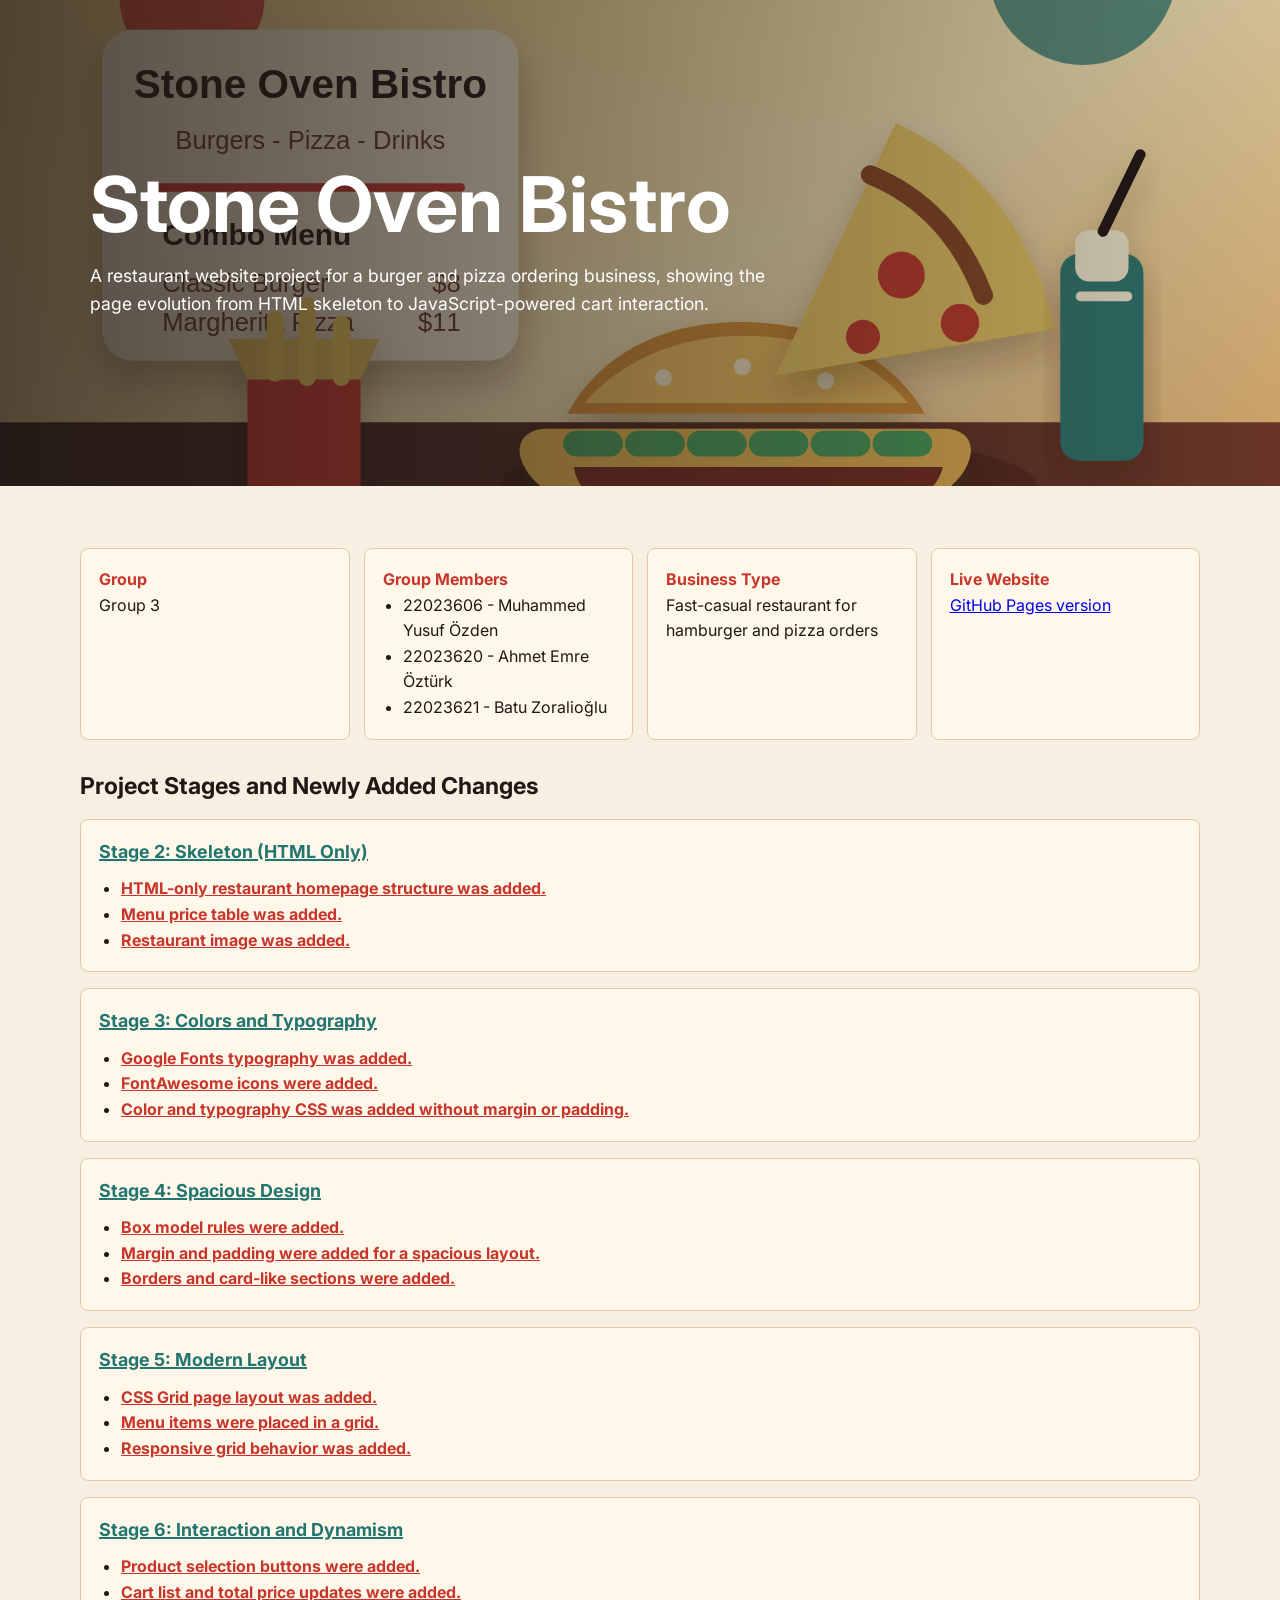
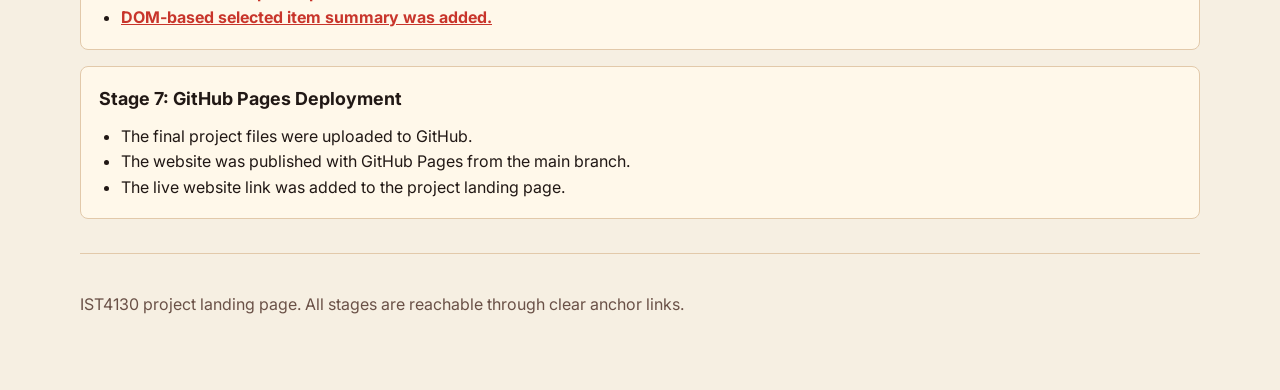
<file: index.html>
<!DOCTYPE html>
<html lang="en">
<head>
  <meta charset="UTF-8">
  <meta name="viewport" content="width=device-width, initial-scale=1.0">
  <title>Stone Oven Bistro Project Landing Page</title>
  <link rel="preconnect" href="https://fonts.googleapis.com">
  <link rel="preconnect" href="https://fonts.gstatic.com" crossorigin>
  <link href="https://fonts.googleapis.com/css2?family=Inter:wght@400;600;700;800&display=swap" rel="stylesheet">
  <style>
    :root {
      color-scheme: light;
      --ink: #211815;
      --muted: #6a5147;
      --paper: #fff8ea;
      --line: #e2c9aa;
      --tomato: #c8352b;
      --teal: #23756f;
      --gold: #e9ad3c;
    }

    * {
      box-sizing: border-box;
    }

    body {
      margin: 0;
      font-family: Inter, Arial, sans-serif;
      color: var(--ink);
      background: #f6efe2;
      line-height: 1.6;
    }

    header {
      min-height: 54vh;
      display: grid;
      align-items: center;
      background:
        linear-gradient(90deg, rgba(33, 24, 21, 0.78), rgba(33, 24, 21, 0.2)),
        url("assets/burger-pizza.svg") center / cover no-repeat;
      color: white;
      padding: 48px 7vw;
    }

    header h1 {
      font-size: clamp(2.2rem, 6vw, 5.5rem);
      line-height: 1;
      max-width: 920px;
      margin: 0 0 18px;
      letter-spacing: 0;
    }

    header p {
      max-width: 720px;
      font-size: 1.1rem;
      margin: 0;
    }

    main {
      width: min(1120px, 92vw);
      margin: 0 auto;
      padding: 34px 0 56px;
    }

    section {
      margin-top: 28px;
    }

    h2 {
      font-size: 1.45rem;
      margin: 0 0 14px;
    }

    .project-info {
      display: grid;
      grid-template-columns: repeat(auto-fit, minmax(240px, 1fr));
      gap: 14px;
    }

    .info-card,
    .stage-card {
      background: var(--paper);
      border: 1px solid var(--line);
      border-radius: 8px;
      padding: 18px;
    }

    .info-card strong {
      display: block;
      color: var(--tomato);
    }

    .member-list {
      margin: 0;
      padding-left: 20px;
    }

    .deployment-note {
      margin: 0;
    }

    .stage-list {
      display: grid;
      gap: 16px;
    }

    .stage-card h3 {
      margin: 0 0 10px;
      font-size: 1.12rem;
    }

    .stage-card h3 a {
      color: var(--teal);
      text-decoration-thickness: 2px;
    }

    .stage-card ul {
      margin: 0;
      padding-left: 22px;
    }

    .stage-card a {
      color: var(--tomato);
      font-weight: 700;
    }

    footer {
      border-top: 1px solid var(--line);
      color: var(--muted);
      padding-top: 22px;
      margin-top: 34px;
    }
  </style>
</head>
<body>
  <header>
    <div>
      <h1>Stone Oven Bistro</h1>
      <p>A restaurant website project for a burger and pizza ordering business, showing the page evolution from HTML skeleton to JavaScript-powered cart interaction.</p>
    </div>
  </header>

  <main>
    <section class="project-info" aria-labelledby="project-title">
      <div class="info-card">
        <strong id="project-title">Group</strong>
        Group 3
      </div>
      <div class="info-card">
        <strong>Group Members</strong>
        <ul class="member-list">
          <li>22023606 - Muhammed Yusuf Özden</li>
          <li>22023620 - Ahmet Emre Öztürk</li>
          <li>22023621 - Batu Zoralioğlu</li>
        </ul>
      </div>
      <div class="info-card">
        <strong>Business Type</strong>
        Fast-casual restaurant for hamburger and pizza orders
      </div>
      <div class="info-card">
        <strong>Live Website</strong>
        <p class="deployment-note"><a target="_blank" href="https://aeozturk2027.github.io/stone-oven-bistro/">GitHub Pages version</a></p>
      </div>
    </section>

    <section aria-labelledby="stages-title">
      <h2 id="stages-title">Project Stages and Newly Added Changes</h2>
      <div class="stage-list">
        <article class="stage-card">
          <h3><a href="stage2/index.html">Stage 2: Skeleton (HTML Only)</a></h3>
          <ul>
            <li><a href="stage2/index.html#html-structure">HTML-only restaurant homepage structure was added.</a></li>
            <li><a href="stage2/index.html#menu-table">Menu price table was added.</a></li>
            <li><a href="stage2/index.html#restaurant-image">Restaurant image was added.</a></li>
          </ul>
        </article>

        <article class="stage-card">
          <h3><a href="stage3/index.html">Stage 3: Colors and Typography</a></h3>
          <ul>
            <li><a href="stage3/index.html#google-fonts">Google Fonts typography was added.</a></li>
            <li><a href="stage3/index.html#icon-set">FontAwesome icons were added.</a></li>
            <li><a href="stage3/index.html#color-typography">Color and typography CSS was added without margin or padding.</a></li>
          </ul>
        </article>

        <article class="stage-card">
          <h3><a href="stage4/index.html">Stage 4: Spacious Design</a></h3>
          <ul>
            <li><a href="stage4/index.html#box-model">Box model rules were added.</a></li>
            <li><a href="stage4/index.html#spacing">Margin and padding were added for a spacious layout.</a></li>
            <li><a href="stage4/index.html#borders">Borders and card-like sections were added.</a></li>
          </ul>
        </article>

        <article class="stage-card">
          <h3><a href="stage5/index.html">Stage 5: Modern Layout</a></h3>
          <ul>
            <li><a href="stage5/index.html#grid-layout">CSS Grid page layout was added.</a></li>
            <li><a href="stage5/index.html#grid-menu">Menu items were placed in a grid.</a></li>
            <li><a href="stage5/index.html#responsive-grid">Responsive grid behavior was added.</a></li>
          </ul>
        </article>

        <article class="stage-card">
          <h3><a href="stage6/index.html">Stage 6: Interaction and Dynamism</a></h3>
          <ul>
            <li><a href="stage6/index.html#product-selection">Product selection buttons were added.</a></li>
            <li><a href="stage6/index.html#cart-total">Cart list and total price updates were added.</a></li>
            <li><a href="stage6/index.html#dom-summary">DOM-based selected item summary was added.</a></li>
          </ul>
        </article>

        <article class="stage-card">
          <h3>Stage 7: GitHub Pages Deployment</h3>
          <ul>
            <li>The final project files were uploaded to GitHub.</li>
            <li>The website was published with GitHub Pages from the main branch.</li>
            <li>The live website link was added to the project landing page.</li>
          </ul>
        </article>
      </div>
    </section>

    <footer>
      <p>IST4130 project landing page. All stages are reachable through clear anchor links.</p>
    </footer>
  </main>
</body>
</html>
</file>
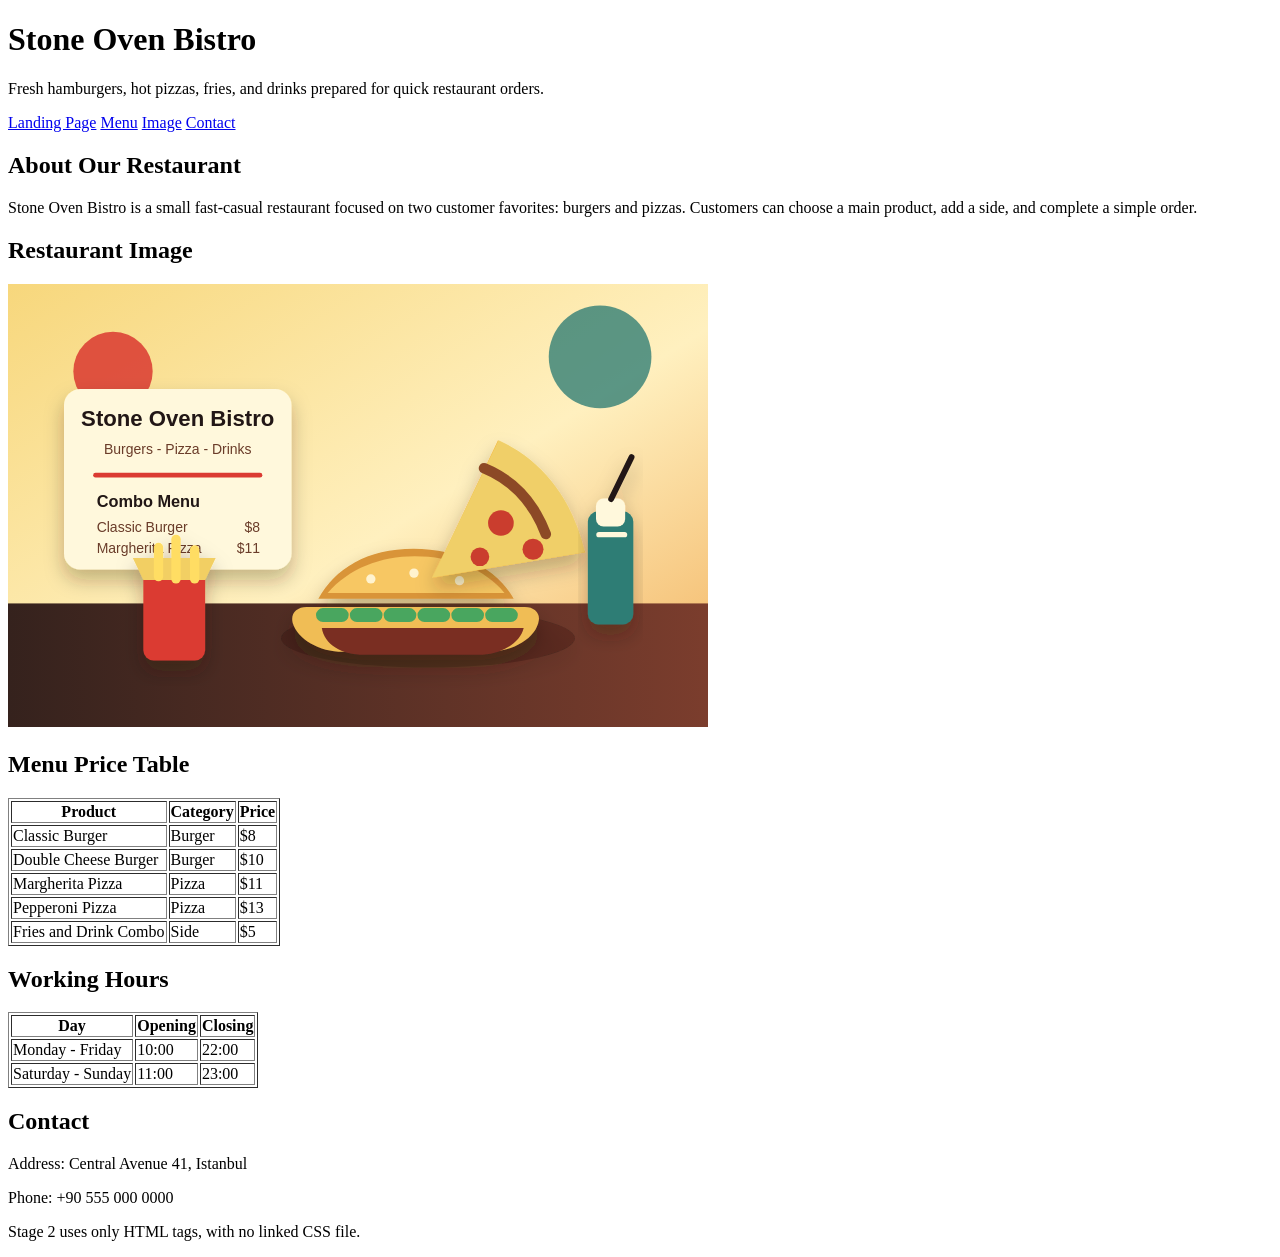
<file: stage2/index.html>
<!DOCTYPE html>
<html lang="en">
<head>
  <meta charset="UTF-8">
  <meta name="viewport" content="width=device-width, initial-scale=1.0">
  <title>Stage 2 - Stone Oven Bistro</title>
</head>
<body>
  <header id="html-structure">
    <h1>Stone Oven Bistro</h1>
    <p>Fresh hamburgers, hot pizzas, fries, and drinks prepared for quick restaurant orders.</p>
    <nav>
      <a href="../index.html">Landing Page</a>
      <a href="#menu-table">Menu</a>
      <a href="#restaurant-image">Image</a>
      <a href="#contact">Contact</a>
    </nav>
  </header>

  <main>
    <section>
      <h2>About Our Restaurant</h2>
      <p>Stone Oven Bistro is a small fast-casual restaurant focused on two customer favorites: burgers and pizzas. Customers can choose a main product, add a side, and complete a simple order.</p>
    </section>

    <section id="restaurant-image">
      <h2>Restaurant Image</h2>
      <img src="../assets/burger-pizza.svg" alt="Burger and pizza restaurant counter" width="700">
    </section>

    <section id="menu-table">
      <h2>Menu Price Table</h2>
      <table border="1">
        <thead>
          <tr>
            <th>Product</th>
            <th>Category</th>
            <th>Price</th>
          </tr>
        </thead>
        <tbody>
          <tr>
            <td>Classic Burger</td>
            <td>Burger</td>
            <td>$8</td>
          </tr>
          <tr>
            <td>Double Cheese Burger</td>
            <td>Burger</td>
            <td>$10</td>
          </tr>
          <tr>
            <td>Margherita Pizza</td>
            <td>Pizza</td>
            <td>$11</td>
          </tr>
          <tr>
            <td>Pepperoni Pizza</td>
            <td>Pizza</td>
            <td>$13</td>
          </tr>
          <tr>
            <td>Fries and Drink Combo</td>
            <td>Side</td>
            <td>$5</td>
          </tr>
        </tbody>
      </table>
    </section>

    <section>
      <h2>Working Hours</h2>
      <table border="1">
        <thead>
          <tr>
            <th>Day</th>
            <th>Opening</th>
            <th>Closing</th>
          </tr>
        </thead>
        <tbody>
          <tr>
            <td>Monday - Friday</td>
            <td>10:00</td>
            <td>22:00</td>
          </tr>
          <tr>
            <td>Saturday - Sunday</td>
            <td>11:00</td>
            <td>23:00</td>
          </tr>
        </tbody>
      </table>
    </section>

    <section id="contact">
      <h2>Contact</h2>
      <p>Address: Central Avenue 41, Istanbul</p>
      <p>Phone: +90 555 000 0000</p>
    </section>
  </main>

  <footer>
    <p>Stage 2 uses only HTML tags, with no linked CSS file.</p>
  </footer>
</body>
</html>
</file>
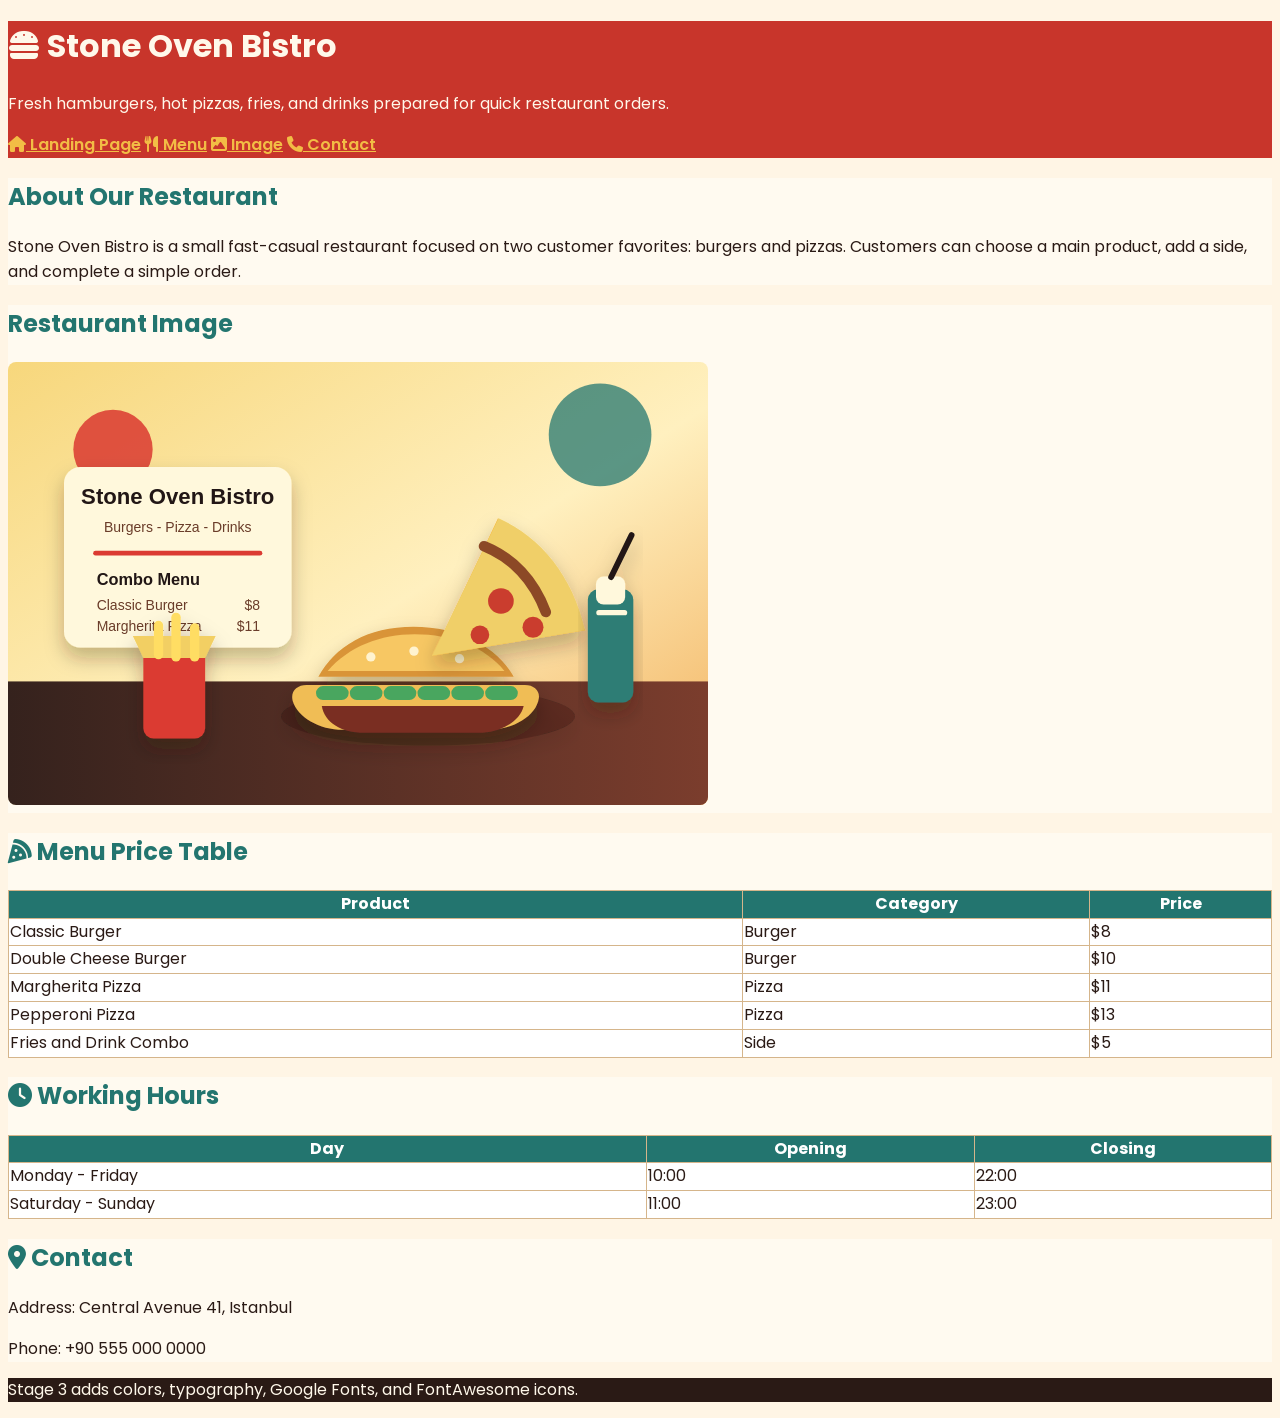
<file: stage3/index.html>
<!DOCTYPE html>
<html lang="en">
<head>
  <meta charset="UTF-8">
  <meta name="viewport" content="width=device-width, initial-scale=1.0">
  <title>Stage 3 - Stone Oven Bistro</title>
  <link rel="preconnect" href="https://fonts.googleapis.com">
  <link rel="preconnect" href="https://fonts.gstatic.com" crossorigin>
  <link href="https://fonts.googleapis.com/css2?family=Poppins:wght@400;600;700&display=swap" rel="stylesheet">
  <link rel="stylesheet" href="https://cdnjs.cloudflare.com/ajax/libs/font-awesome/6.5.1/css/all.min.css">
  <link rel="stylesheet" href="styles.css">
</head>
<body>
  <header id="google-fonts">
    <h1><i class="fa-solid fa-burger"></i> Stone Oven Bistro</h1>
    <p>Fresh hamburgers, hot pizzas, fries, and drinks prepared for quick restaurant orders.</p>
    <nav id="icon-set">
      <a href="../index.html"><i class="fa-solid fa-house"></i> Landing Page</a>
      <a href="#menu-table"><i class="fa-solid fa-utensils"></i> Menu</a>
      <a href="#restaurant-image"><i class="fa-solid fa-image"></i> Image</a>
      <a href="#contact"><i class="fa-solid fa-phone"></i> Contact</a>
    </nav>
  </header>

  <main id="color-typography">
    <section>
      <h2>About Our Restaurant</h2>
      <p>Stone Oven Bistro is a small fast-casual restaurant focused on two customer favorites: burgers and pizzas. Customers can choose a main product, add a side, and complete a simple order.</p>
    </section>

    <section id="restaurant-image">
      <h2>Restaurant Image</h2>
      <img src="../assets/burger-pizza.svg" alt="Burger and pizza restaurant counter" width="700">
    </section>

    <section id="menu-table">
      <h2><i class="fa-solid fa-pizza-slice"></i> Menu Price Table</h2>
      <table>
        <thead>
          <tr>
            <th>Product</th>
            <th>Category</th>
            <th>Price</th>
          </tr>
        </thead>
        <tbody>
          <tr>
            <td>Classic Burger</td>
            <td>Burger</td>
            <td>$8</td>
          </tr>
          <tr>
            <td>Double Cheese Burger</td>
            <td>Burger</td>
            <td>$10</td>
          </tr>
          <tr>
            <td>Margherita Pizza</td>
            <td>Pizza</td>
            <td>$11</td>
          </tr>
          <tr>
            <td>Pepperoni Pizza</td>
            <td>Pizza</td>
            <td>$13</td>
          </tr>
          <tr>
            <td>Fries and Drink Combo</td>
            <td>Side</td>
            <td>$5</td>
          </tr>
        </tbody>
      </table>
    </section>

    <section>
      <h2><i class="fa-solid fa-clock"></i> Working Hours</h2>
      <table>
        <thead>
          <tr>
            <th>Day</th>
            <th>Opening</th>
            <th>Closing</th>
          </tr>
        </thead>
        <tbody>
          <tr>
            <td>Monday - Friday</td>
            <td>10:00</td>
            <td>22:00</td>
          </tr>
          <tr>
            <td>Saturday - Sunday</td>
            <td>11:00</td>
            <td>23:00</td>
          </tr>
        </tbody>
      </table>
    </section>

    <section id="contact">
      <h2><i class="fa-solid fa-location-dot"></i> Contact</h2>
      <p>Address: Central Avenue 41, Istanbul</p>
      <p>Phone: +90 555 000 0000</p>
    </section>
  </main>

  <footer>
    <p>Stage 3 adds colors, typography, Google Fonts, and FontAwesome icons.</p>
  </footer>
</body>
</html>
</file>
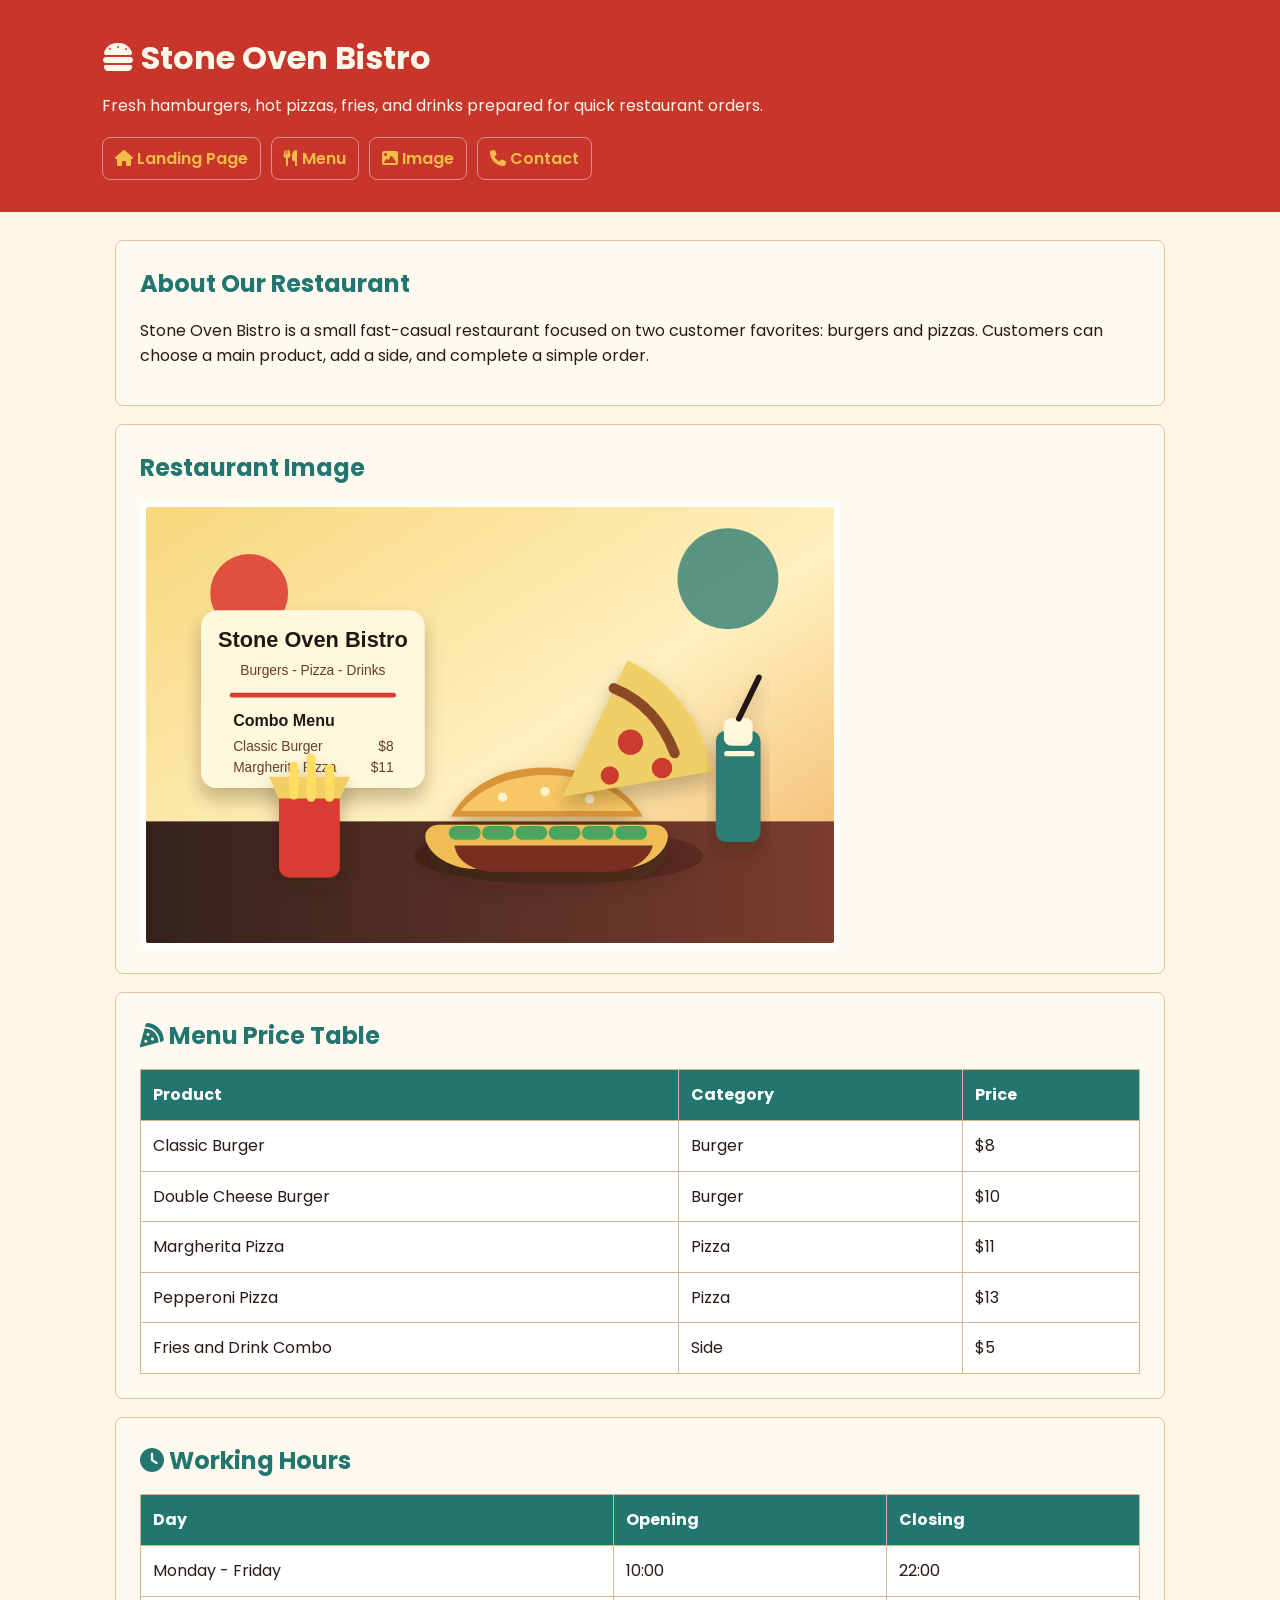
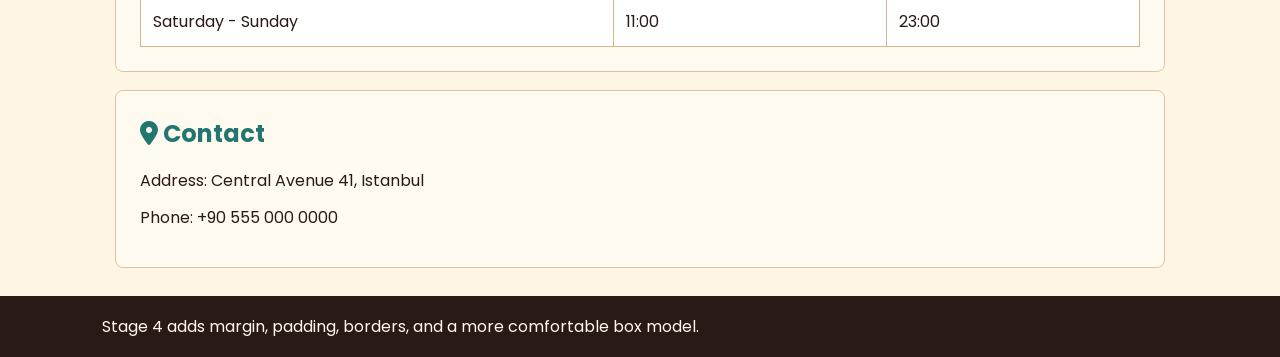
<file: stage4/index.html>
<!DOCTYPE html>
<html lang="en">
<head>
  <meta charset="UTF-8">
  <meta name="viewport" content="width=device-width, initial-scale=1.0">
  <title>Stage 4 - Stone Oven Bistro</title>
  <link rel="preconnect" href="https://fonts.googleapis.com">
  <link rel="preconnect" href="https://fonts.gstatic.com" crossorigin>
  <link href="https://fonts.googleapis.com/css2?family=Poppins:wght@400;600;700&display=swap" rel="stylesheet">
  <link rel="stylesheet" href="https://cdnjs.cloudflare.com/ajax/libs/font-awesome/6.5.1/css/all.min.css">
  <link rel="stylesheet" href="styles.css">
</head>
<body id="box-model">
  <header>
    <h1><i class="fa-solid fa-burger"></i> Stone Oven Bistro</h1>
    <p>Fresh hamburgers, hot pizzas, fries, and drinks prepared for quick restaurant orders.</p>
    <nav>
      <a href="../index.html"><i class="fa-solid fa-house"></i> Landing Page</a>
      <a href="#menu-table"><i class="fa-solid fa-utensils"></i> Menu</a>
      <a href="#restaurant-image"><i class="fa-solid fa-image"></i> Image</a>
      <a href="#contact"><i class="fa-solid fa-phone"></i> Contact</a>
    </nav>
  </header>

  <main id="spacing">
    <section>
      <h2>About Our Restaurant</h2>
      <p>Stone Oven Bistro is a small fast-casual restaurant focused on two customer favorites: burgers and pizzas. Customers can choose a main product, add a side, and complete a simple order.</p>
    </section>

    <section id="restaurant-image">
      <h2>Restaurant Image</h2>
      <img src="../assets/burger-pizza.svg" alt="Burger and pizza restaurant counter" width="700">
    </section>

    <section id="menu-table">
      <h2><i class="fa-solid fa-pizza-slice"></i> Menu Price Table</h2>
      <table>
        <thead>
          <tr>
            <th>Product</th>
            <th>Category</th>
            <th>Price</th>
          </tr>
        </thead>
        <tbody>
          <tr>
            <td>Classic Burger</td>
            <td>Burger</td>
            <td>$8</td>
          </tr>
          <tr>
            <td>Double Cheese Burger</td>
            <td>Burger</td>
            <td>$10</td>
          </tr>
          <tr>
            <td>Margherita Pizza</td>
            <td>Pizza</td>
            <td>$11</td>
          </tr>
          <tr>
            <td>Pepperoni Pizza</td>
            <td>Pizza</td>
            <td>$13</td>
          </tr>
          <tr>
            <td>Fries and Drink Combo</td>
            <td>Side</td>
            <td>$5</td>
          </tr>
        </tbody>
      </table>
    </section>

    <section id="borders">
      <h2><i class="fa-solid fa-clock"></i> Working Hours</h2>
      <table>
        <thead>
          <tr>
            <th>Day</th>
            <th>Opening</th>
            <th>Closing</th>
          </tr>
        </thead>
        <tbody>
          <tr>
            <td>Monday - Friday</td>
            <td>10:00</td>
            <td>22:00</td>
          </tr>
          <tr>
            <td>Saturday - Sunday</td>
            <td>11:00</td>
            <td>23:00</td>
          </tr>
        </tbody>
      </table>
    </section>

    <section id="contact">
      <h2><i class="fa-solid fa-location-dot"></i> Contact</h2>
      <p>Address: Central Avenue 41, Istanbul</p>
      <p>Phone: +90 555 000 0000</p>
    </section>
  </main>

  <footer>
    <p>Stage 4 adds margin, padding, borders, and a more comfortable box model.</p>
  </footer>
</body>
</html>
</file>
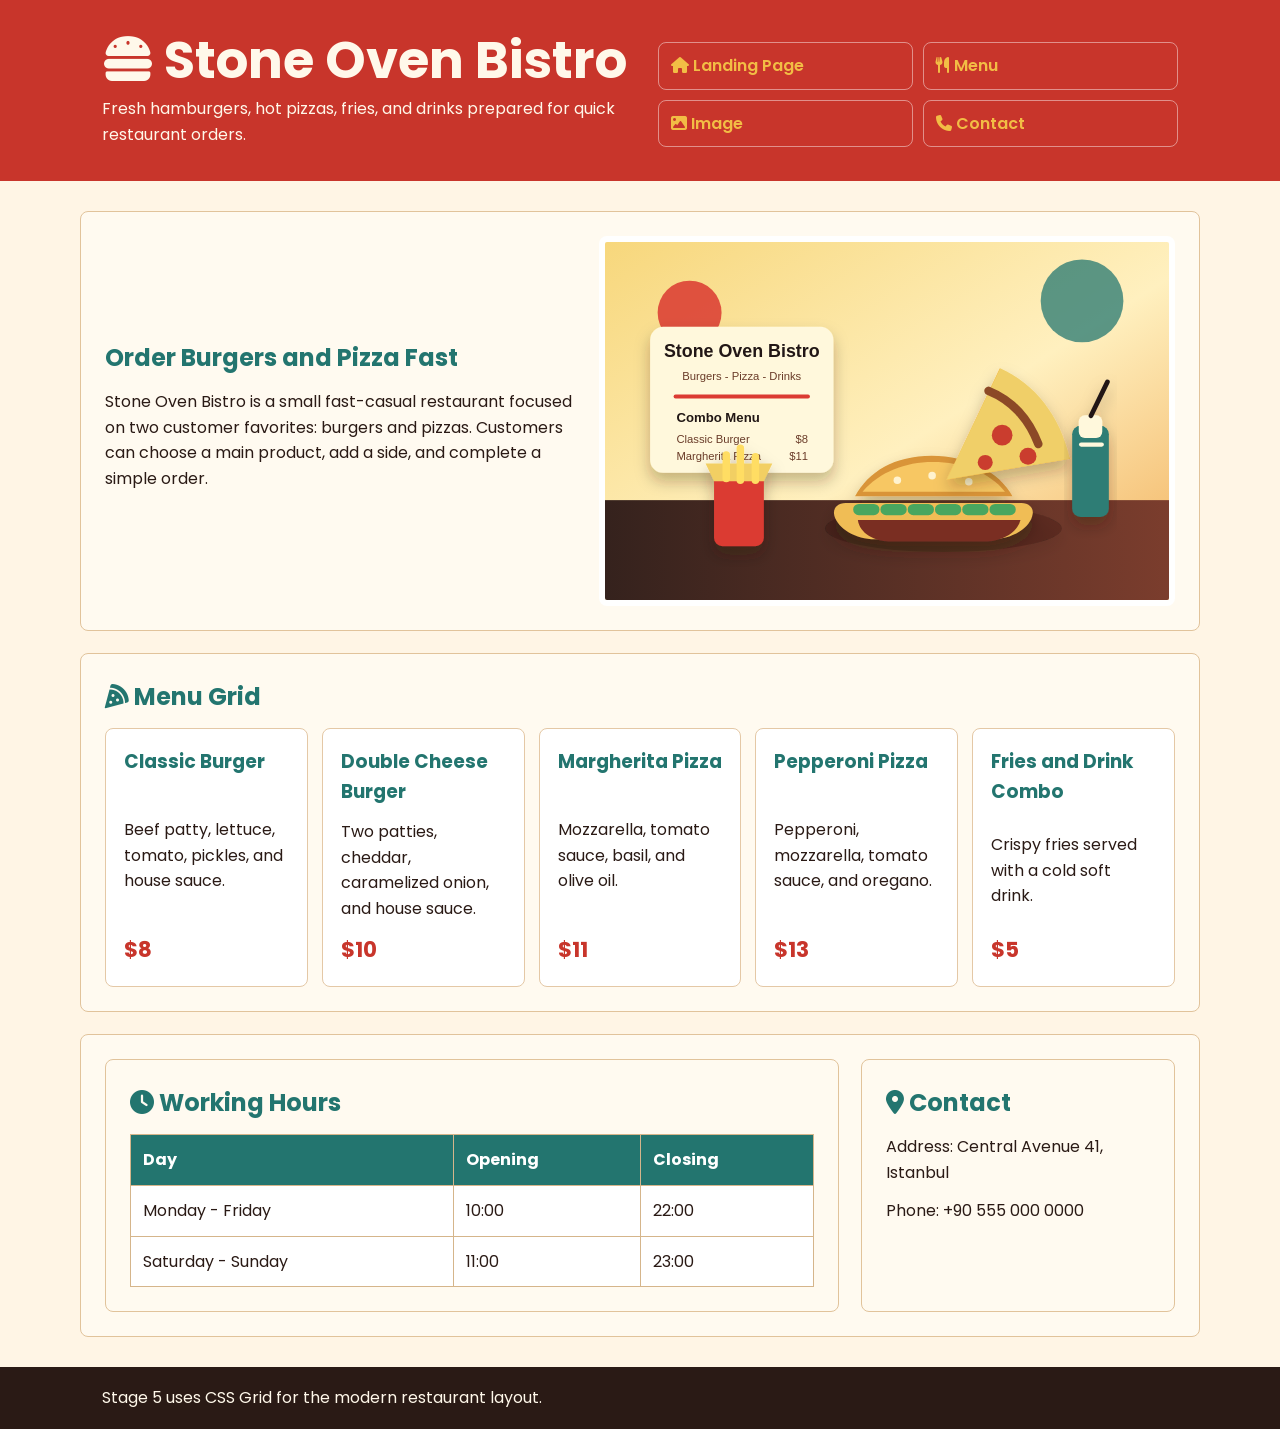
<file: stage5/index.html>
<!DOCTYPE html>
<html lang="en">
<head>
  <meta charset="UTF-8">
  <meta name="viewport" content="width=device-width, initial-scale=1.0">
  <title>Stage 5 - Stone Oven Bistro</title>
  <link rel="preconnect" href="https://fonts.googleapis.com">
  <link rel="preconnect" href="https://fonts.gstatic.com" crossorigin>
  <link href="https://fonts.googleapis.com/css2?family=Poppins:wght@400;600;700;800&display=swap" rel="stylesheet">
  <link rel="stylesheet" href="https://cdnjs.cloudflare.com/ajax/libs/font-awesome/6.5.1/css/all.min.css">
  <link rel="stylesheet" href="styles.css">
</head>
<body>
  <header id="grid-layout">
    <div>
      <h1><i class="fa-solid fa-burger"></i> Stone Oven Bistro</h1>
      <p>Fresh hamburgers, hot pizzas, fries, and drinks prepared for quick restaurant orders.</p>
    </div>
    <nav>
      <a href="../index.html"><i class="fa-solid fa-house"></i> Landing Page</a>
      <a href="#grid-menu"><i class="fa-solid fa-utensils"></i> Menu</a>
      <a href="#restaurant-image"><i class="fa-solid fa-image"></i> Image</a>
      <a href="#contact"><i class="fa-solid fa-phone"></i> Contact</a>
    </nav>
  </header>

  <main>
    <section class="intro">
      <div>
        <h2>Order Burgers and Pizza Fast</h2>
        <p>Stone Oven Bistro is a small fast-casual restaurant focused on two customer favorites: burgers and pizzas. Customers can choose a main product, add a side, and complete a simple order.</p>
      </div>
      <img id="restaurant-image" src="../assets/burger-pizza.svg" alt="Burger and pizza restaurant counter">
    </section>

    <section id="grid-menu">
      <h2><i class="fa-solid fa-pizza-slice"></i> Menu Grid</h2>
      <div class="menu-grid" id="responsive-grid">
        <article>
          <h3>Classic Burger</h3>
          <p>Beef patty, lettuce, tomato, pickles, and house sauce.</p>
          <strong>$8</strong>
        </article>
        <article>
          <h3>Double Cheese Burger</h3>
          <p>Two patties, cheddar, caramelized onion, and house sauce.</p>
          <strong>$10</strong>
        </article>
        <article>
          <h3>Margherita Pizza</h3>
          <p>Mozzarella, tomato sauce, basil, and olive oil.</p>
          <strong>$11</strong>
        </article>
        <article>
          <h3>Pepperoni Pizza</h3>
          <p>Pepperoni, mozzarella, tomato sauce, and oregano.</p>
          <strong>$13</strong>
        </article>
        <article>
          <h3>Fries and Drink Combo</h3>
          <p>Crispy fries served with a cold soft drink.</p>
          <strong>$5</strong>
        </article>
      </div>
    </section>

    <section class="details-grid">
      <article>
        <h2><i class="fa-solid fa-clock"></i> Working Hours</h2>
        <table>
          <thead>
            <tr>
              <th>Day</th>
              <th>Opening</th>
              <th>Closing</th>
            </tr>
          </thead>
          <tbody>
            <tr>
              <td>Monday - Friday</td>
              <td>10:00</td>
              <td>22:00</td>
            </tr>
            <tr>
              <td>Saturday - Sunday</td>
              <td>11:00</td>
              <td>23:00</td>
            </tr>
          </tbody>
        </table>
      </article>
      <article id="contact">
        <h2><i class="fa-solid fa-location-dot"></i> Contact</h2>
        <p>Address: Central Avenue 41, Istanbul</p>
        <p>Phone: +90 555 000 0000</p>
      </article>
    </section>
  </main>

  <footer>
    <p>Stage 5 uses CSS Grid for the modern restaurant layout.</p>
  </footer>
</body>
</html>
</file>
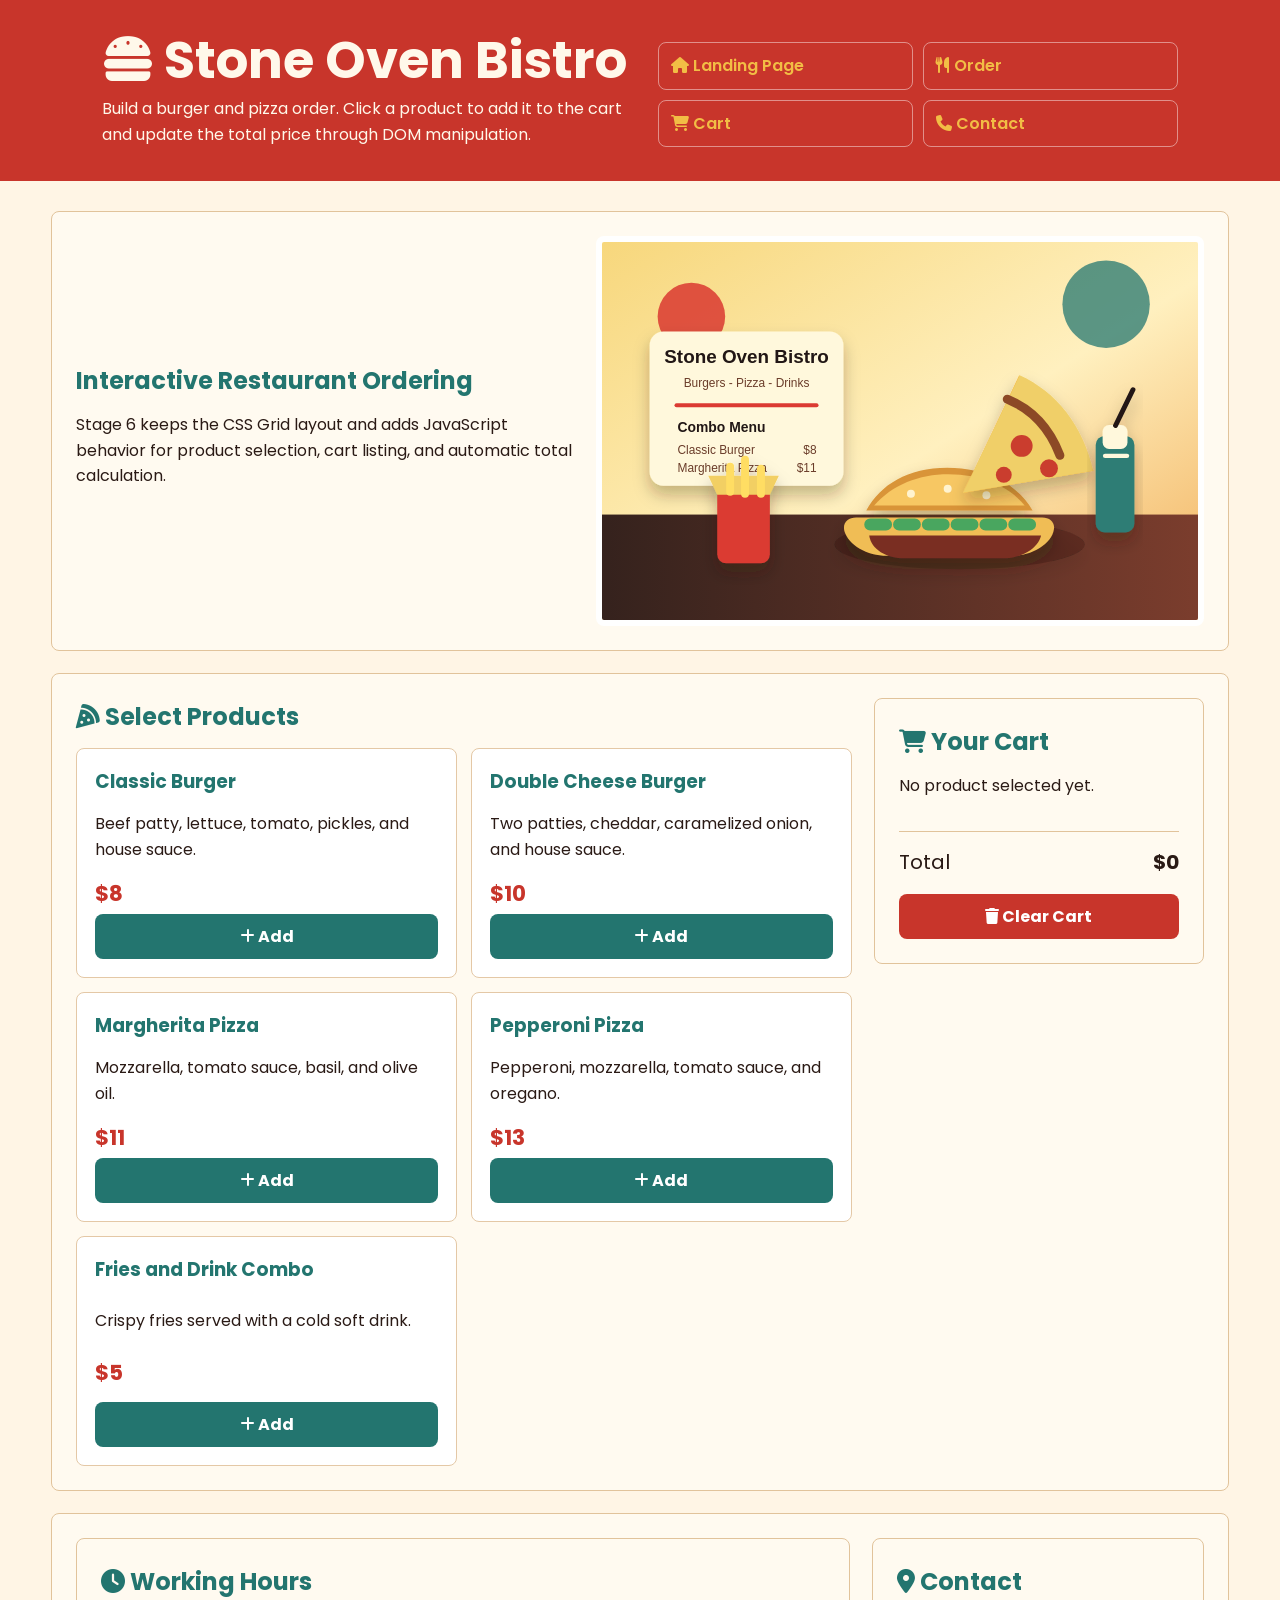
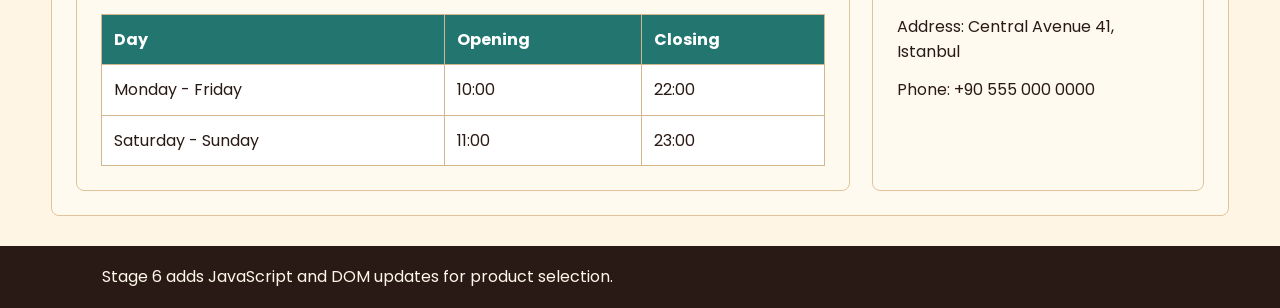
<file: stage6/index.html>
<!DOCTYPE html>
<html lang="en">
<head>
  <meta charset="UTF-8">
  <meta name="viewport" content="width=device-width, initial-scale=1.0">
  <title>Stage 6 - Stone Oven Bistro</title>
  <link rel="preconnect" href="https://fonts.googleapis.com">
  <link rel="preconnect" href="https://fonts.gstatic.com" crossorigin>
  <link href="https://fonts.googleapis.com/css2?family=Poppins:wght@400;600;700;800&display=swap" rel="stylesheet">
  <link rel="stylesheet" href="https://cdnjs.cloudflare.com/ajax/libs/font-awesome/6.5.1/css/all.min.css">
  <link rel="stylesheet" href="styles.css">
</head>
<body>
  <header>
    <div>
      <h1><i class="fa-solid fa-burger"></i> Stone Oven Bistro</h1>
      <p>Build a burger and pizza order. Click a product to add it to the cart and update the total price through DOM manipulation.</p>
    </div>
    <nav>
      <a href="../index.html"><i class="fa-solid fa-house"></i> Landing Page</a>
      <a href="#product-selection"><i class="fa-solid fa-utensils"></i> Order</a>
      <a href="#cart-total"><i class="fa-solid fa-cart-shopping"></i> Cart</a>
      <a href="#contact"><i class="fa-solid fa-phone"></i> Contact</a>
    </nav>
  </header>

  <main>
    <section class="intro">
      <div>
        <h2>Interactive Restaurant Ordering</h2>
        <p>Stage 6 keeps the CSS Grid layout and adds JavaScript behavior for product selection, cart listing, and automatic total calculation.</p>
      </div>
      <img src="../assets/burger-pizza.svg" alt="Burger and pizza restaurant counter">
    </section>

    <section class="ordering-layout">
      <div id="product-selection">
        <h2><i class="fa-solid fa-pizza-slice"></i> Select Products</h2>
        <div class="menu-grid">
          <article class="product-card">
            <h3>Classic Burger</h3>
            <p>Beef patty, lettuce, tomato, pickles, and house sauce.</p>
            <strong>$8</strong>
            <button type="button" data-name="Classic Burger" data-price="8">
              <i class="fa-solid fa-plus"></i> Add
            </button>
          </article>
          <article class="product-card">
            <h3>Double Cheese Burger</h3>
            <p>Two patties, cheddar, caramelized onion, and house sauce.</p>
            <strong>$10</strong>
            <button type="button" data-name="Double Cheese Burger" data-price="10">
              <i class="fa-solid fa-plus"></i> Add
            </button>
          </article>
          <article class="product-card">
            <h3>Margherita Pizza</h3>
            <p>Mozzarella, tomato sauce, basil, and olive oil.</p>
            <strong>$11</strong>
            <button type="button" data-name="Margherita Pizza" data-price="11">
              <i class="fa-solid fa-plus"></i> Add
            </button>
          </article>
          <article class="product-card">
            <h3>Pepperoni Pizza</h3>
            <p>Pepperoni, mozzarella, tomato sauce, and oregano.</p>
            <strong>$13</strong>
            <button type="button" data-name="Pepperoni Pizza" data-price="13">
              <i class="fa-solid fa-plus"></i> Add
            </button>
          </article>
          <article class="product-card">
            <h3>Fries and Drink Combo</h3>
            <p>Crispy fries served with a cold soft drink.</p>
            <strong>$5</strong>
            <button type="button" data-name="Fries and Drink Combo" data-price="5">
              <i class="fa-solid fa-plus"></i> Add
            </button>
          </article>
        </div>
      </div>

      <aside id="cart-total" class="cart-panel">
        <h2><i class="fa-solid fa-cart-shopping"></i> Your Cart</h2>
        <p id="dom-summary">No product selected yet.</p>
        <ul id="cart-items"></ul>
        <div class="total-row">
          <span>Total</span>
          <strong id="cart-total-price">$0</strong>
        </div>
        <button class="clear-button" type="button" id="clear-cart">
          <i class="fa-solid fa-trash"></i> Clear Cart
        </button>
      </aside>
    </section>

    <section class="details-grid">
      <article>
        <h2><i class="fa-solid fa-clock"></i> Working Hours</h2>
        <table>
          <thead>
            <tr>
              <th>Day</th>
              <th>Opening</th>
              <th>Closing</th>
            </tr>
          </thead>
          <tbody>
            <tr>
              <td>Monday - Friday</td>
              <td>10:00</td>
              <td>22:00</td>
            </tr>
            <tr>
              <td>Saturday - Sunday</td>
              <td>11:00</td>
              <td>23:00</td>
            </tr>
          </tbody>
        </table>
      </article>
      <article id="contact">
        <h2><i class="fa-solid fa-location-dot"></i> Contact</h2>
        <p>Address: Central Avenue 41, Istanbul</p>
        <p>Phone: +90 555 000 0000</p>
      </article>
    </section>
  </main>

  <footer>
    <p>Stage 6 adds JavaScript and DOM updates for product selection.</p>
  </footer>

  <script src="script.js"></script>
</body>
</html>
</file>
<file: stage3/styles.css>
body {
  font-family: "Poppins", Arial, sans-serif;
  background: #fff5e5;
  color: #2a1a15;
  line-height: 1.55;
}

header {
  background: #c8352b;
  color: #fff8ea;
}

h1,
h2 {
  color: #23756f;
  font-weight: 700;
}

header h1,
header h2 {
  color: #fff8ea;
}

a {
  color: #f2bd45;
  font-weight: 600;
}

section {
  background: #fffaf0;
}

table {
  width: 100%;
  border-collapse: collapse;
  background: #ffffff;
}

th {
  background: #23756f;
  color: #ffffff;
}

td,
th {
  border: 1px solid #d5b58b;
}

img {
  max-width: 100%;
  border-radius: 8px;
}

footer {
  background: #2a1a15;
  color: #fff8ea;
}
</file>
<file: stage4/styles.css>
* {
  box-sizing: border-box;
}

body {
  margin: 0;
  font-family: "Poppins", Arial, sans-serif;
  background: #fff5e5;
  color: #2a1a15;
  line-height: 1.6;
}

header {
  background: #c8352b;
  color: #fff8ea;
  padding: 32px 8vw;
}

header h1 {
  margin: 0 0 10px;
}

header p {
  margin: 0 0 18px;
}

nav {
  display: flex;
  flex-wrap: wrap;
  gap: 10px;
}

a {
  color: #f2bd45;
  font-weight: 600;
}

nav a {
  border: 1px solid rgba(255, 255, 255, 0.45);
  border-radius: 8px;
  padding: 8px 12px;
  text-decoration: none;
}

main {
  width: min(1050px, 92vw);
  margin: 28px auto;
}

section {
  background: #fffaf0;
  border: 1px solid #e1c39b;
  border-radius: 8px;
  margin: 18px 0;
  padding: 24px;
}

h2 {
  color: #23756f;
  margin: 0 0 14px;
}

p {
  margin: 0 0 12px;
}

table {
  width: 100%;
  border-collapse: collapse;
  background: #ffffff;
  margin-top: 12px;
}

th {
  background: #23756f;
  color: #ffffff;
}

td,
th {
  border: 1px solid #d5b58b;
  padding: 12px;
  text-align: left;
}

img {
  max-width: 100%;
  border: 6px solid #ffffff;
  border-radius: 8px;
  display: block;
}

footer {
  background: #2a1a15;
  color: #fff8ea;
  padding: 18px 8vw;
}

footer p {
  margin: 0;
}
</file>
<file: stage5/styles.css>
* {
  box-sizing: border-box;
}

body {
  margin: 0;
  font-family: "Poppins", Arial, sans-serif;
  background: #fff5e5;
  color: #2a1a15;
  line-height: 1.6;
}

header {
  display: grid;
  grid-template-columns: minmax(260px, 1fr) minmax(260px, 520px);
  gap: 24px;
  align-items: end;
  background: #c8352b;
  color: #fff8ea;
  padding: 34px 8vw;
}

header h1 {
  margin: 0 0 10px;
  font-size: clamp(2.1rem, 4vw, 4.6rem);
  line-height: 1;
}

header p {
  margin: 0;
  max-width: 650px;
}

nav {
  display: grid;
  grid-template-columns: repeat(2, minmax(0, 1fr));
  gap: 10px;
}

a {
  color: #f2bd45;
  font-weight: 600;
}

nav a {
  border: 1px solid rgba(255, 255, 255, 0.45);
  border-radius: 8px;
  padding: 10px 12px;
  text-decoration: none;
}

main {
  width: min(1120px, 92vw);
  margin: 30px auto;
  display: grid;
  gap: 22px;
}

section,
.details-grid article {
  background: #fffaf0;
  border: 1px solid #e1c39b;
  border-radius: 8px;
  padding: 24px;
}

.intro {
  display: grid;
  grid-template-columns: minmax(280px, 0.9fr) minmax(300px, 1.1fr);
  gap: 22px;
  align-items: center;
}

.intro img {
  width: 100%;
  border: 6px solid #ffffff;
  border-radius: 8px;
}

h2,
h3 {
  color: #23756f;
  margin: 0 0 12px;
}

p {
  margin: 0 0 12px;
}

.menu-grid {
  display: grid;
  grid-template-columns: repeat(5, minmax(0, 1fr));
  gap: 14px;
}

.menu-grid article {
  min-height: 200px;
  display: grid;
  align-content: space-between;
  background: #ffffff;
  border: 1px solid #e4c8a6;
  border-radius: 8px;
  padding: 18px;
}

.menu-grid strong {
  color: #c8352b;
  font-size: 1.35rem;
}

.details-grid {
  display: grid;
  grid-template-columns: minmax(0, 1.4fr) minmax(260px, 0.6fr);
  gap: 22px;
}

table {
  width: 100%;
  border-collapse: collapse;
  background: #ffffff;
}

th {
  background: #23756f;
  color: #ffffff;
}

td,
th {
  border: 1px solid #d5b58b;
  padding: 12px;
  text-align: left;
}

footer {
  background: #2a1a15;
  color: #fff8ea;
  padding: 18px 8vw;
}

footer p {
  margin: 0;
}

@media (max-width: 900px) {
  header,
  .intro,
  .details-grid {
    grid-template-columns: 1fr;
  }

  .menu-grid {
    grid-template-columns: repeat(2, minmax(0, 1fr));
  }
}

@media (max-width: 560px) {
  nav,
  .menu-grid {
    grid-template-columns: 1fr;
  }
}
</file>
<file: stage6/styles.css>
* {
  box-sizing: border-box;
}

body {
  margin: 0;
  font-family: "Poppins", Arial, sans-serif;
  background: #fff5e5;
  color: #2a1a15;
  line-height: 1.6;
}

header {
  display: grid;
  grid-template-columns: minmax(260px, 1fr) minmax(260px, 520px);
  gap: 24px;
  align-items: end;
  background: #c8352b;
  color: #fff8ea;
  padding: 34px 8vw;
}

header h1 {
  margin: 0 0 10px;
  font-size: clamp(2.1rem, 4vw, 4.6rem);
  line-height: 1;
}

header p {
  margin: 0;
  max-width: 720px;
}

nav {
  display: grid;
  grid-template-columns: repeat(2, minmax(0, 1fr));
  gap: 10px;
}

a {
  color: #f2bd45;
  font-weight: 600;
}

nav a {
  border: 1px solid rgba(255, 255, 255, 0.45);
  border-radius: 8px;
  padding: 10px 12px;
  text-decoration: none;
}

main {
  width: min(1180px, 92vw);
  margin: 30px auto;
  display: grid;
  gap: 22px;
}

section,
.details-grid article,
.cart-panel {
  background: #fffaf0;
  border: 1px solid #e1c39b;
  border-radius: 8px;
  padding: 24px;
}

.intro {
  display: grid;
  grid-template-columns: minmax(280px, 0.9fr) minmax(300px, 1.1fr);
  gap: 22px;
  align-items: center;
}

.intro img {
  width: 100%;
  border: 6px solid #ffffff;
  border-radius: 8px;
}

h2,
h3 {
  color: #23756f;
  margin: 0 0 12px;
}

p {
  margin: 0 0 12px;
}

.ordering-layout {
  display: grid;
  grid-template-columns: minmax(0, 1fr) 330px;
  gap: 22px;
}

.menu-grid {
  display: grid;
  grid-template-columns: repeat(2, minmax(0, 1fr));
  gap: 14px;
}

.product-card {
  min-height: 230px;
  display: grid;
  align-content: space-between;
  background: #ffffff;
  border: 1px solid #e4c8a6;
  border-radius: 8px;
  padding: 18px;
}

.product-card strong {
  color: #c8352b;
  font-size: 1.35rem;
}

button {
  border: 0;
  border-radius: 8px;
  padding: 10px 14px;
  background: #23756f;
  color: #ffffff;
  font: inherit;
  font-weight: 700;
  cursor: pointer;
}

button:hover,
button:focus {
  background: #185650;
}

.cart-panel {
  position: sticky;
  top: 18px;
  align-self: start;
}

#cart-items {
  display: grid;
  gap: 8px;
  margin: 16px 0;
  padding-left: 20px;
}

#cart-items li {
  color: #3c2a23;
}

.total-row {
  display: flex;
  justify-content: space-between;
  border-top: 1px solid #e1c39b;
  padding-top: 14px;
  margin-top: 14px;
  font-size: 1.25rem;
}

.clear-button {
  width: 100%;
  margin-top: 16px;
  background: #c8352b;
}

.clear-button:hover,
.clear-button:focus {
  background: #9f2b23;
}

.details-grid {
  display: grid;
  grid-template-columns: minmax(0, 1.4fr) minmax(260px, 0.6fr);
  gap: 22px;
}

table {
  width: 100%;
  border-collapse: collapse;
  background: #ffffff;
}

th {
  background: #23756f;
  color: #ffffff;
}

td,
th {
  border: 1px solid #d5b58b;
  padding: 12px;
  text-align: left;
}

footer {
  background: #2a1a15;
  color: #fff8ea;
  padding: 18px 8vw;
}

footer p {
  margin: 0;
}

@media (max-width: 960px) {
  header,
  .intro,
  .ordering-layout,
  .details-grid {
    grid-template-columns: 1fr;
  }

  .cart-panel {
    position: static;
  }
}

@media (max-width: 620px) {
  nav,
  .menu-grid {
    grid-template-columns: 1fr;
  }
}
</file>
